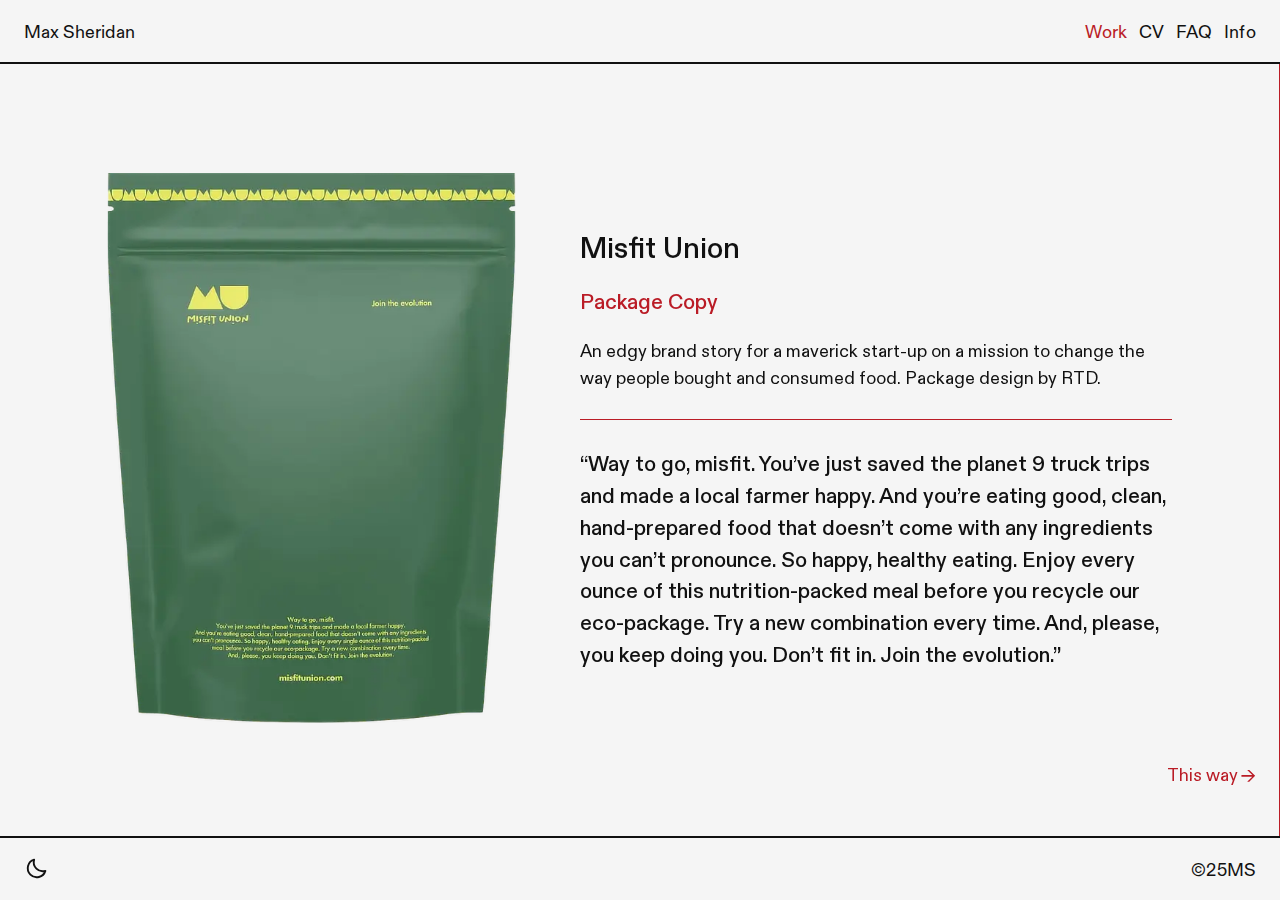
<file: index.html>
<!DOCTYPE html>
<html lang="en-US" data-force-color-mode="light">
    <head>
        <meta charset="utf-8">
        <meta http-equiv="X-UA-Compatible" content="IE=edge">
        <meta name="viewport" content="width=device-width, initial-scale=1, interactive-widget=resizes-content">
        <meta name="color-scheme" content="dark light">
        <meta name="format-detection" content="telephone=no">
        <link rel="preload" href="/assets/images/misfit_union.webp" as="image">
        <link rel="preload" href="/assets/type/ABC_Diatype_Medium.woff2" as="font" type="font/woff2" crossorigin>
        <link rel="preload" href="/assets/type/ABC_Diatype.woff2" as="font" type="font/woff2" crossorigin>
        <link rel="stylesheet" href="/global.css" as="text/css">
        <link rel="icon" sizes="32x32" href="/favicon.ico" type="image/x-icon">
        <link rel="icon" sizes="any" href="/favicon.svg" type="image/svg+xml">
        <link rel="apple-touch-icon" href="/assets/icons/apple_touch_icon.png" type="image/png">
        <link rel="manifest" href="/manifest.json" type="application/json">
        <link rel="canonical" href="https://creative.maxsheridan.com">
        <title>Max Sheridan</title>
        <meta name="description" content="Story-driven copywriting for web and print.">
        <meta name="thumbnail" content="https://creative.maxsheridan.com/assets/graphics/share.webp">
        <meta property="og:site_name" content="creative.maxsheridan.com">
        <meta property="og:title" content="Max Sheridan">
        <meta property="og:type" content="website">
        <meta property="og:url" content="https://creative.maxsheridan.com">
        <meta property="og:image" content="https://creative.maxsheridan.com/assets/graphics/share.webp">
        <meta property="og:image:type" content="image/webp">
        <meta property="og:image:width" content="720">
        <meta property="og:image:height" content="720">
    </head>
    <body>
        <header>
            <nav class="title">
                <a href="#" onclick="resetToHome(); return false;" aria-label="Home sweet home">Max Sheridan</a>
            </nav>
            <nav class="links">
                <button onclick="openModal('workModal')" aria-label="Open work">Work</button>
                <button onclick="openModal('cvModal')" aria-label="Open cv">CV</button>
                <button onclick="openModal('faqModal')" aria-label="Open faq">FAQ</button>
                <button onclick="openModal('infoModal')" aria-label="Open info">Info</button>
            </nav>
        </header>
            <main>
                <div id="workModal" class="modal scroll"><style>#workModal .text {max-width:37rem}#centerfield a{border-bottom:var(--accent-color)}.image{padding:0 4rem 0 0}img.portrait{width:auto;max-width:100%;height:auto;max-height:550px}img.landscape{width:auto;max-width:100%;height:auto;max-height:500px}.controls{display:flex;align-items:center;margin-top:.5rem}.play-pause{display:flex;align-items:center;justify-content:center;width:22px;height:22px;margin-right:.5rem;padding:0;border:0;border-radius:50%;background-color:var(--accent-color);cursor:pointer}.play-pause .icon{width:75%;height:75%}.play-pause.play .icon polygon{fill:var(--background-color)}.play-pause.pause .icon rect{fill:var(--background-color)}.progress{position:relative;flex:1;height:2px;background-color:lightgray;cursor:pointer}.progress-filled{width:0%;height:100%;background-color:var(--accent-color)}.progress input{position:absolute;top:-.45rem;width:100%;height:16px;margin:0;border:0;background:#fff0;-webkit-appearance:none;-moz-appearance:none;appearance:none;cursor:auto;}.progress input::-webkit-slider-thumb{width:10px;height:10px;margin:0;border:0;border-radius:50%;background-color:var(--accent-color);-webkit-appearance:none;appearance:none;cursor:pointer}.progress input::-moz-range-thumb{width:10px;height:10px;margin:0;border:0;border-radius:50%;background-color:var(--accent-color);cursor:pointer;-moz-appearance:none;appearance:none;cursor:pointer}@media screen and (max-width:1024px){.text,.image{padding:0}img.portrait,img.landscape,.video-player{max-width:100%;min-width:unset!important;margin:0 0 2rem 0}}</style>
                    <div class="modal-inner">
                        <section class="section" id="misfit-union">
                            <div class="section-inner">
                                <div class="image">
                                    <img class="portrait" src="assets/images/misfit_union.webp" alt="Yellow on green Misfit Union Doypack (pouch)" width="558" height="750" loading="eager" fetchpriority="high">
                                </div>
                                <div class="text">
                                    <div class="description">
                                        <h1>
                                            Misfit Union
                                        </h1>
                                        <h2>
                                            Package Copy
                                        </h2>
                                        <p>
                                            An edgy brand story for a maverick start-up on a mission to change the way people bought and consumed food. Package design by RTD.
                                        </p>
                                        <hr>
                                    </div>    
                                    <div class="quote">
                                        <h3>
                                            “Way to go, misfit. You’ve just saved the planet 9 truck trips and made a local farmer happy. And you’re eating good, clean, hand-prepared food that doesn’t come with any ingredients you can’t pronounce. So happy, healthy eating. Enjoy every ounce of this nutrition-packed meal before you recycle our eco-package. Try a new combi­nation every time. And, please, you keep doing you. Don’t fit in. Join the evolution.”
                                        </h3>
                                    </div>
                                </div>
                                <div class="scroll-cue">
                                    <p>
                                        This way&#8201;<svg class="scroll-arrow" width="100%" height="100%" viewBox="0 0 16 13" xmlns="http://www.w3.org/2000/svg" xml:space="preserve" fill-rule="evenodd" clip-rule="evenodd" stroke-linejoin="round" stroke-miterlimit="2"><path d="M7.48 12.2h2.14l6.15-6.1L9.6 0H7.5l5.3 5.3H1.5v1.62h11.27z" fill="var(--accent-color)"/></svg>
                                    </p>
                                </div>
                            </div> 
                        </section>
                        <section class="section" id="tekton">
                            <div class="section-inner">
                                <div class="image">
                                    <div class="video-player">
                                        <video src="assets/video/code_free_algotrading.mp4" poster="/assets/images/tekton.webp" title="Code Free Algotrading Words by Max Sheridan" type="video/mp4">
                                        <track kind="captions" srclang="en" label="English" default>Your browser does not support the video tag. 
                                        </video>
                                        <div class="overlay">
                                            <img src="assets/images/tekton.webp" alt="Tekton video poster" width="800" height="456" loading="lazy">
                                        </div>
                                        <div class="controls">
                                        <button class="play-pause play" aria-label="Play video">
                                            <svg class="icon" viewBox="0 0 30 30">
                                                <polygon points="10,6.9 10,23.1 24,15" fill="currentColor"></polygon>
                                            </svg>
                                        </button>
                                        <div class="progress">
                                            <div class="progress-filled"></div>
                                                <input
                                                    type="range"
                                                    value="0"
                                                    max="100"
                                                    step="0.1"
                                                    aria-label="Progress"
                                                />
                                            </div>
                                        </div>
                                    </div>
                                </div>
                                <div class="text">
                                    <div class="description">
                                        <h1>
                                            Tekton
                                        </h1>
                                        <h2>
                                            Video Script
                                        </h2>
                                        <p>
                                            Making fiendishly difficult math simple and hip. The talented folks at Navajo Digital made this video from my script. Play it!
                                        </p>
                                    </div>     
                                </div>
                            </div> 
                        </section>
                        <section class="section" id="reforest-nicosia">
                            <div class="section-inner">
                                <div class="image">
                                    <img class="landscape" src="assets/images/reforest_nicosia.webp" alt="Reforest Nicosia website" width="900" height="675" loading="lazy">
                                </div>    
                                <div class="text">
                                    <div class="description">
                                        <h1>
                                            Reforest Nicosia
                                        </h1>
                                        <h2>
                                            Brand Voice
                                        </h2>
                                        <p>
                                            One part Don’t Look Up, three parts hard hope, Reforest Nicosia’s new brand voice (and its awesome new website) is kickstarting the fight against climate change in one of Europe’s least green capitals.
                                        </p>
                                    </div>    
                                    <hr>
                                    <div class="quote">
                                        <h3>
                                            “We’re Reforest Nicosia, a grassroots team of local organisers, environ&shy;mental experts, and community volunteers. We’ve planted over 10,000 trees in the wider Nicosia area so far. Our goal is to plant 300,000 — one tree for every resident of the city. (That’s you!) Join our effort to save the planet. Help us green Cyprus.”
                                        </h3>
                                    </div>
                                </div>
                            </div> 
                        </section>
                        <section class="section" id="medovie">
                            <div class="section-inner">
                                <div class="image">
                                    <img class="portrait" src="assets/images/medovie.webp" alt="Medovie copywriting samples" width="1300" height="1082" loading="lazy">
                                </div>
                                <div class="text">
                                    <div class="description">
                                        <h1>
                                            Medovie
                                        </h1>
                                        <h2>
                                            Copywriting
                                        </h2>
                                        <p>
                                            The story of a natural skincare company told from start to finish over four weeks and 400 cups of coffee. Deliverables ran the gamut: website and package copy, articles, user stories, social media, marketing emails, video scripts, and a ton of micro­copy.
                                        </p>
                                    </div>
                                </div>
                            </div> 
                        </section>
                        <section class="section" id="boc">
                            <div class="section-inner">
                                <div class="image">
                                    <img class="landscape" src="assets/images/boc.webp"  alt="Screens from Bank of Cyprus mobile app" width="1300" height="798" loading="lazy">
                                </div>
                                <div class="text">
                                    <div class="description">
                                        <h1>
                                            Bank of Cyprus
                                        </h1>
                                        <h2>
                                            UX Writing
                                        </h2>
                                        <p>
                                            A refresh of a popular banking app with oodles of micro­copy that needed a pin&shy;point user journey.
                                        </p>
                                    </div>
                                </div>
                            </div> 
                        </section>
                        <section class="section" id="becca-europe">
                            <div class="section-inner">
                                <div class="image">
                                    <img class="landscape" src="assets/images/becca_europe.webp" alt="BECCA Europe graphic featuring a cut-out of a female singer and text" width="800" height="810" loading="lazy">
                                </div>
                                <div class="text">
                                    <div class="description">
                                        <h1>
                                            BECCA Europe
                                        </h1>
                                        <h2>
                                            Creative Direction
                                        </h2>
                                        <p>
                                            A full rebrand of a leading creative arts funding consultancy with a focus on stories, not stats. Deliverables included visual identity, website design and copy, and newsletters. 
                                        </p>
                                    </div>
                                </div>
                            </div> 
                        </section>
                        <section class="section" id="wp-clone">
                            <div class="section-inner">
                                <div class="image">
                                    <img class="landscape" src="assets/images/wp_clone.webp" alt="Content from the WP Clone website" width="1300" height="920" loading="lazy">
                                </div>
                                <div class="text">
                                    <div class="description">
                                        <h1>
                                            WP Clone
                                        </h1>
                                        <h2>
                                            Website Writing
                                        </h2>
                                        <p>
                                            Helping an SaaS start-up with a highly technical audience get their selling points across without sounding like an IT manual.
                                        </p>
                                    </div>
                                    <hr>
                                    <div class="quote">
                                        <h3>“Sock-rocking WordPress management bundles that will make your wallet happy.”</h3>
                                    </div>
                                </div>
                            </div>
                        </section>
                        <section class="section" id="centerfield">
                            <div class="section-inner">
                                <div class="image">
                                    <img class="landscape" src="assets/images/longform.webp" alt="Photo illustration of influencers sitting on a huge mobile phone accumulating likes" width="800" height="600" loading="lazy"> 
                                </div>                 
                                <div class="text">
                                    <div class="description">
                                        <h1>
                                            Centerfield Media
                                        </h1>
                                        <h2>
                                            Content Writing
                                        </h2>
                                        <div style="margin-bottom: 1.5rem;">
                                            <p>
                                                I’ve written a lot of stories over the years, under my own name and as a ghost&shy;writer. Here are a few links to my latest work at Centerfield Media. Read more of my work at&#32;<a href="https://medium.com/copy-cat" target="_blank">Copy Cat</a>. (The little 👻 means I wrote it but you won’t see my name on it.)
                                            </p>
                                        </div>
                                        <div>
                                            <ul>
                                                <li>
                                                    <a href="https://www.safehome.org/home-security-cameras/turn-old-phone-into-security-camera/" target="_blank">How to Turn Your Old Phone Into a Home Security Camera&#32;<svg class="arrow-up-rgt" width="100%" height="100%" viewBox="0 0 173 172" xmlns="http://www.w3.org/2000/svg" xml:space="preserve" fill-rule="evenodd" clip-rule="evenodd" stroke-linejoin="round" stroke-miterlimit="2"><path d="M17.112 172 150.463 39.238v110.34l21.832-21.832V0H43.96L22.127 21.537h111.225L0 155.183z" fill="var(--primary-color)"/></svg>
                                                    </a>
                                                </li>
                                                <li>
                                                    <a href="https://longform.maxsheridan.com/tech/porch-pirates" target="_blank">Is Your Home a Magnet for Porch Pirates?&#32;<svg class="arrow-up-rgt" width="100%" height="100%" viewBox="0 0 173 172" xmlns="http://www.w3.org/2000/svg" xml:space="preserve" fill-rule="evenodd" clip-rule="evenodd" stroke-linejoin="round" stroke-miterlimit="2"><path d="M17.112 172 150.463 39.238v110.34l21.832-21.832V0H43.96L22.127 21.537h111.225L0 155.183z" fill="var(--primary-color)"/></svg>
                                                    </a>
                                                </li>
                                                <li>
                                                    <a href="https://longform.maxsheridan.com/tech/parental-controls" target="_blank">Her 6-Year-Old Spent $16,000 in the App Store&#32;<svg class="arrow-up-rgt" width="100%" height="100%" viewBox="0 0 173 172" xmlns="http://www.w3.org/2000/svg" xml:space="preserve" fill-rule="evenodd" clip-rule="evenodd" stroke-linejoin="round" stroke-miterlimit="2"><path d="M17.112 172 150.463 39.238v110.34l21.832-21.832V0H43.96L22.127 21.537h111.225L0 155.183z" fill="var(--primary-color)"/></svg>
                                                    </a>
                                                </li>
                                                <li>
                                                    <a href="https://longform.maxsheridan.com/tech/holiday-scams" target="_blank">Twas the Night Before Christmas and the Cybercriminals Were Stirring&#32;<svg class="arrow-up-rgt" width="100%" height="100%" viewBox="0 0 173 172" xmlns="http://www.w3.org/2000/svg" xml:space="preserve" fill-rule="evenodd" clip-rule="evenodd" stroke-linejoin="round" stroke-miterlimit="2"><path d="M17.112 172 150.463 39.238v110.34l21.832-21.832V0H43.96L22.127 21.537h111.225L0 155.183z" fill="var(--primary-color)"/></svg>
                                                    </a>
                                                </li>
                                                <li>
                                                    <a href="https://www.safehome.org/news/celebrity-home-security-systems/" target="_blank">These Celebrity Home Security Systems Will Blow Your Mind 👻&#32;<svg class="arrow-up-rgt" width="100%" height="100%" viewBox="0 0 173 172" xmlns="http://www.w3.org/2000/svg" xml:space="preserve" fill-rule="evenodd" clip-rule="evenodd" stroke-linejoin="round" stroke-miterlimit="2"><path d="M17.112 172 150.463 39.238v110.34l21.832-21.832V0H43.96L22.127 21.537h111.225L0 155.183z" fill="var(--primary-color)"/></svg>
                                                    </a>
                                                </li>
                                            </ul>
                                        </div>
                                    </div>
                                </div>
                            </section>
                            <section class="section" id="contact">
                                <div class="section-inner description">
                                    <div class="description" style="text-align: center;">
                                        <span>
                                            <h1>
                                                Contact
                                            </h1>
                                        </span>
                                        <p style="text-decoration: none;">
                                            max@maxsheridan.com
                                        </p>
                                        <p style="text-decoration: none;">
                                            +357 96440814
                                        </p>
                                    </div>
                                </div>
                            </section>
                        </div>
                    </div>
                </div>
            </div>   
            <div id="cvModal" class="modal scroll" style="display:none;"><style>#cvModal.section-inner{display:flex;justify-content:center;align-items:center;padding:0 3.5rem}.row{display:flex;padding:0 3rem}#cvModal .description{flex:.5;max-width:39rem}@media only screen and (min-width:1025px){.row .description:first-child{padding:0 3.5rem 0 0}.row .description:last-child{padding:0 0 0 3.5rem}.hr-mobile{display:none}}span{font-family:var(--heading-font);font-size:clamp(1rem,4vw,1.1rem);font-weight:500;line-height:1.5;color:var(--primary-color)}#skills,#about-me{#two,#four{margin-top:2rem}}@media screen and (max-width:1024px){.row{flex-direction:column;padding:0}.hr-desktop{display:none}#skills,#about-me{#two,#three,#four{margin-top:2.25rem}}}</style>
                <div class="modal-inner">
                    <section class="section">
                        <div class="section-inner">
                            <div class="content">
                                <div class="row title">
                                    <div class="title">
                                        <h1>Work</h1>
                                    </div>
                                </div>    
                                <div class="row">
                                    <div class="description">
                                        <div>
                                            <span>
                                                2020-Present
                                            </span>
                                            <h2>
                                                Writer&#32;<svg class="arrow-rgt" width="100%" height="100%" viewBox="0 0 16 13" xmlns="http://www.w3.org/2000/svg" xml:space="preserve" fill-rule="evenodd" clip-rule="evenodd" stroke-linejoin="round" stroke-miterlimit="2"><path d="M7.48 12.2h2.14l6.15-6.1L9.6 0H7.5l5.3 5.3H1.5v1.62h11.27z" fill="var(--accent-color)"/></svg>&#32;Centerfield Media
                                            </h2>
                                            <p>
                                                I’ve worked across Centerfield’s verticals writing news pieces, buyer’s guides, and product reviews on home security, consumer tech, and digital privacy. My writing is heavily SEO-focused, but I’ve also had the creative leeway to pitch, research, and develop a number of deep dives and buzzier pieces on my own.
                                            </p>
                                        </div>
                                        <hr>
                                        <div>
                                            <span>
                                                2016-2022
                                            </span>
                                            <h2>
                                                Creative Director&#32;<svg class="arrow-rgt" width="100%" height="100%" viewBox="0 0 16 13" xmlns="http://www.w3.org/2000/svg" xml:space="preserve" fill-rule="evenodd" clip-rule="evenodd" stroke-linejoin="round" stroke-miterlimit="2"><path d="M7.48 12.2h2.14l6.15-6.1L9.6 0H7.5l5.3 5.3H1.5v1.62h11.27z" fill="var(--accent-color)"/></svg>&#32;Storyline Creatives
                                            </h2>
                                        </div>
                                        <div>
                                            <p>
                                                At Storyline, my job was to discover ideas and voices that resonated with audiences and turn them into stories that defined the brands I wrote about. I helped small-to-medium-sized businesses — and bigger names like Bank of Cyprus, JCC Payment Systems,  Cobalt Aero, and Ancoria Insurance — tell their stories across their marketing channel
                                            </p>
                                        </div>
                                        <hr class="hr-mobile">
                                    </div>
                                    <div class="description">
                                        <div>
                                            <span>
                                                2015-2020
                                            </span>
                                            <h2>
                                                Director&#32;<svg class="arrow-rgt" width="100%" height="100%" viewBox="0 0 16 13" xmlns="http://www.w3.org/2000/svg" xml:space="preserve" fill-rule="evenodd" clip-rule="evenodd" stroke-linejoin="round" stroke-miterlimit="2"><path d="M7.48 12.2h2.14l6.15-6.1L9.6 0H7.5l5.3 5.3H1.5v1.62h11.27z" fill="var(--accent-color)"/></svg>&#32;Write CY
                                            </h2>
                                            <p>
                                                Write CY was a Nicosia-based creative writing space where aspiring and established writers and story­tellers gathered to develop their craft and share it with the community. Apart from founding and directing the center, I also taught short story writing, live storytelling, and creative blogging, and managed its digital presence.
                                            </p>
                                        </div>
                                        <hr>
                                        <div>
                                            <span>
                                                2005-Present
                                            </span>
                                            <h2>
                                                Creative Writer
                                            </h2>
                                            <p>When I’m not writing copy, I write fiction and journalism. I’ve published over 40 short stories and articles, and two novels —&#32;<span style="font-family: var(--heading-font);">Dillo</span>&#32;(Down and Out Books, 2018) and&#32;<span style="font-family: var(--heading-font);">God’s Speedboat</span>&#32;(Outcast Press, 2023).</p>
                                        </div>
                                    </div>
                                </div>
                            </div>
                        </div>
                        <div class="scroll-cue">
                            <p>
                                This way&#8201;<svg class="scroll-arrow" width="100%" height="100%" viewBox="0 0 16 13" xmlns="http://www.w3.org/2000/svg" xml:space="preserve" fill-rule="evenodd" clip-rule="evenodd" stroke-linejoin="round" stroke-miterlimit="2"><path d="M7.48 12.2h2.14l6.15-6.1L9.6 0H7.5l5.3 5.3H1.5v1.62h11.27z" fill="var(--accent-color)"/></svg>
                            </p>
                        </div> 
                    </section>
                    <section id="skills" class="section">
                        <div class="section-inner">
                            <div class="content">
                                <div class="row title">
                                    <div class="title">
                                        <h1>Skills</h1>
                                    </div>
                                </div>    
                                <div class="row">
                                    <div class="description">
                                        <div id="one">
                                            <h2>
                                                Content and UX Writing
                                            </h2>
                                            <p>
                                                I’m really good at hooking readers with snappy, absorbing content at any length, in any style. I have a soft spot for writing articles and websites, but I’m just as at home with marketing emails, video scripts, product copy, Google ads, and more. (That “more” includes SEO titles and descriptions.)
                                            </p>
                                        </div>
                                        <div id="two">
                                            <h2>
                                                Creative Direction
                                            </h2>
                                            <p>
                                                I love coming up with memorable ideas that can spark marketing and content cam­paigns, and even brand identities. And I love working with passionate teams to make those ideas happen.
                                            </p>
                                        </div>
                                    </div>
                                    <div class="description">
                                        <div id="three">
                                            <h2>
                                                Storytelling
                                            </h2>
                                            <p>
                                                My background is in fiction and journalism, so telling company stories is second nature. I also teach creative writing and have written extensively about story&shy;telling for the web, which comes in very handy when I need to communicate my creative choices to the teams I work with.
                                            </p>
                                        </div>
                                        <div id="four">
                                            <h2>
                                                Visual Thinking
                                            </h2>
                                            <p>
                                                I’m fluent in Adobe Illustrator and Photoshop (and now Affinity Designer and Photo), which I use to create professional photo illustrations and collages for my work. I’m also a website designer, and occasionally have the chance to design the websites I write. All of which is to say that I never write a word without imagining how it will look on the page.
                                            </p>
                                        </div>
                                    </div>
                                </div>
                            </div>
                        </div> 
                    </section>
                    <section id="about-me" class="section">
                        <div class="section-inner">
                            <div class="content">
                                <div class="row title">
                                    <div class="title">
                                        <h1>About me</h1>
                                    </div>
                                </div>    
                                <div class="row">
                                    <div class="description">
                                        <div id="one">
                                            <h2>
                                                Languages
                                            </h2>
                                            <p>
                                                English ■■■■■■■■■■ Native
                                            </p>
                                            <p>
                                                Greek ■■■■■■■□□□ 70%
                                            </p>
                                        </div>
                                        <div id="two">
                                            <h2>
                                                Education
                                            </h2>
                                            <p>
                                                MA in Classics, University of Illinois at Urbana-Champaign, U.S.
                                            </p>
                                            <p>
                                                BA in Classics, University of Virginia at Charlottesville, U.S.
                                            </p>
                                        </div>
                                    </div>
                                    <div class="description">
                                        <div id="three">
                                            <h2>
                                                Availability
                                            </h2>
                                            <p>
                                                I’m based in Europe (GMT+2), but I write for people and businesses around the world. I’m available for projects, contract work, or long-term collaborations.
                                            </p>
                                        </div>
                                        <div id="four">
                                            <h2>
                                                After Hours
                                            </h2>
                                            <p>
                                                I have an unhealthy obssession with typography that I blame on director Gary Hustwit, whose awesome documentary&#32;<span style="font-family:var(--heading-font)">Helvetica</span>&#32;really got me thinking about type. I play the guitar, make a mean sweet potato and black bean chili, and love (love!) bad Nic Cage movies.
                                            </p>
                                        </div>
                                    </div>
                                </div>
                            </div>
                        </div> 
                    </section>
                    <section id="contact" class="section">
                        <div class="section-inner description">
                            <div class="description" style="text-align: center;">
                                <span>
                                    <h1>
                                        Contact
                                    </h1>
                                </span>
                                <p style="text-decoration: none;">
                                    max@maxsheridan.com
                                </p>
                                <p style="text-decoration: none;">
                                    +357 96440814
                                </p>
                            </div>
                        </div>
                    </section>
                </div>
            </div>
            <div id="faqModal" class="modal scroll" style="display:none;"><style>#faqModal .section{width:45%}#faqModal .text{max-width:35rem;height:130px;margin:0 auto}@media screen and (max-width:1024px){#faqModal .section{border-bottom:1px solid var(--accent-color)}#faqModal .text{height:unset}}</style>
                <div class="modal-inner">
                    <section class="section">
                        <div class="section-inner">
                            <div class="text">
                                <h1>
                                    Why should I work with you?
                                </h1>
                                <p>
                                    Remember the last thing you read on the web that just blew you away? I can give you a voice like that. I’m also good with layout and design, so your content will look great, too.
                                </p>
                            </div>
                        </div> 
                    </section>
                    <section class="section">
                        <div class="section-inner">
                            <div class="text">
                                <h1>
                                    How much do you charge?
                                </h1>
                                <p>
                                    As much as this sounds like a cliché, every project is unique, so we can’t talk numbers untill I’ve done a little scoping. But I can, and will, give you an upfront quote before we begin.
                                </p>
                            </div>
                        </div> 
                    </section>
                    <section class="section">
                        <div class="section-inner">
                            <div class="text">
                                <h1>
                                    Is there anything you don’t write?
                                </h1>
                                <p>
                                    I’ve never written a ransom note, a horo&shy;scope, or a Dear John letter. Every­thing else is fair game.&#32;😬
                                </p>
                            </div>
                        </div> 
                    </section>
                    <section class="section">
                        <div class="section-inner">
                            <div class="text">
                                <h1>
                                    What’s your revision policy?
                                </h1>
                                <p>
                                    You get two rounds of revisions on any content I deliver. That’s usually all it takes to get it right. If your project is different, we can work some&shy;thing out.
                                </p>
                            </div>
                        </div> 
                    </section>
                    <section class="section">
                        <div class="section-inner">
                            <div class="text">
                                <h1>
                                    Are you good with SEO?
                                </h1>
                                <p>
                                    Yes! I’m really good with on-page search engine optimization, meta descrip&shy;tions and titles included. So you can stop flush­ing your money away on Google ads.&#32;🎉
                                </p>
                            </div>
                        </div> 
                    </section>
                    <section class="section">
                        <div class="section-inner">
                            <div class="text">
                                <h1>
                                    Will you work with my designer?
                                </h1>
                                <p>
                                    Absolutely. Great writing can’t shine without great design, so working with your team is a lot better for both of us than just dumping a bunch of copy in their laps.
                                </p>
                            </div>
                        </div> 
                    </section>
                    <section class="section" id="contact">
                        <div class="section-inner description">
                            <div class="description" style="text-align: center;">
                                <span>
                                    <h1>
                                        Contact
                                    </h1>
                                </span>
                                <p style="text-decoration: none;">
                                    max@maxsheridan.com
                                </p>
                                <p style="text-decoration: none;">
                                    +357 96440814
                                </p>
                            </div>
                        </div>
                    </section>
                </div>
            </div>
            <div id="infoModal" class="modal" style="display:none;"><style>#infoModal .modal-inner{display:flex;justify-content:center;align-items:center;min-height:100dvh;padding:8rem 1rem}.text{max-width:36rem}@media only screen and (max-width:768px){#infoModal .modal-inner{display:block}}</style>
                <div class="modal-inner">
                    <div class="text">
                        <h1>
                            About
                        </h1>
                        <p>
                            I’m a copy&hairsp;/&hairsp;content writer with a background in creative writing and long&shy;form journalism, so turning messages into compelling stories is what I do best. I’m the co-founder of Storyline Creatives, a boutique writing agency that specialized in story-driven content, and a freelance writer with over 15 years’ experience developing copy and editorial content for print and web media across the globe. I work with people and businesses that want to sound as good as they look.   
                        </p>
                        <hr>
                        <p style="text-decoration: none;">
                            <span style="font-family:var(--heading-font);">Contact:</span>&#32;max@maxsheridan.com
                        </p>
                        <hr>
                        <p>
                            <span style="font-family: var(--heading-font);">Site info:</span>&#32;This site is proudly hand coded 💪 and hosted on GitHub. Type is Diatype by Dinamo.
                        </p>
                    </div>
                </div>
            </div>
        </main>
        <footer>
            <div id="acme-all-purpose-theme-toggle-wrapper">
                <label id="theme-o-matic">
                    <svg class="inline-graphic toggle-thingy moon" xmlns="http://www.w3.org/2000/svg" width="100%" height="100%" viewBox="0 0 256 256">
                        <path fill="none" d="M0 0h256v256H0z"/>
                        <path d="M108.11 28.11a96.09 96.09 0 0 0 119.78 119.78A96 96 0 1 1 108.11 28.11" fill="none" stroke="var(--primary-color)" stroke-linecap="round" stroke-linejoin="round" stroke-width="20"/>
                    </svg>
                    <svg class="inline-graphic toggle-thingy sun" xmlns="http://www.w3.org/2000/svg" width="100%" height="100%" viewBox="0 0 256 256">
                        <path fill="none" d="M0 0h256v256H0z"/>
                        <path fill="none" stroke="var(--primary-color)" stroke-linecap="round" stroke-linejoin="round" stroke-width="20" d="M128 40V16"/>
                        <circle cx="128" cy="128" r="56" fill="none" stroke="var(--primary-color)" stroke-linecap="round" stroke-linejoin="round" stroke-width="20"/>
                        <path fill="none" stroke="var(--primary-color)" stroke-linecap="round" stroke-linejoin="round" stroke-width="20" d="M64 64 48 48m16 144-16 16M192 64l16-16m-16 144 16 16M40 128H16m112 88v24m88-112h24"/>
                    </svg>
                </label>
            </div>
            <div class="copyright">
                <p>©25MS
                </p>
            </div>
        </footer>
        <script type="application/ld+json">
            {
                "@context": "https://schema.org",
                "@type": "WebPage",
                "name": "Max Sheridan",
                "description": "Story-driven copywriting & content.",
                "url": "https://creative.maxsheridan.com"
            }
        </script>
        <script>const setColorMode=(mode)=>{document.documentElement.setAttribute('data-force-color-mode',mode)};const applyDarkModeOnLoad=()=>{setColorMode('light')};window.addEventListener('DOMContentLoaded',applyDarkModeOnLoad);window.addEventListener('pageshow',()=>{setTimeout(()=>{applyDarkModeOnLoad()},0)});document.querySelector('#theme-o-matic').addEventListener('click',()=>{const currentMode=document.documentElement.getAttribute('data-force-color-mode')||'light';const newMode=currentMode==='light'?'dark':'light';setColorMode(newMode)});</script>
        <script>document.addEventListener("DOMContentLoaded",function(){function resetVideoPlayers(){document.querySelectorAll(".video-player").forEach((videoPlayer)=>{const video=videoPlayer.querySelector("video");const overlay=videoPlayer.querySelector(".overlay");video.pause();video.currentTime=0;overlay.style.opacity=1})}function updateActiveState(modalId){document.querySelectorAll("button, a").forEach(el=>el.classList.remove("active"));document.querySelectorAll(`button[onclick="openModal('${modalId}')"], a[onclick="openModal('${modalId}')"]`).forEach(el=>el.classList.add("active"))}window.openModal=function(modalId){const modalContent=document.getElementById(modalId);if(modalContent&&getComputedStyle(modalContent).display==='block'){return}document.querySelectorAll('.modal').forEach(modal=>modal.style.display='none');if(modalContent){modalContent.style.display='block'}resetVideoPlayers();updateActiveState(modalId);if(window.location.hash!==`#${modalId.replace("Modal", "")}`){window.location.hash=modalId.replace("Modal","")}if(modalContent&&modalContent.classList.contains('modal')&&modalContent.classList.contains('scroll')){modalContent.scrollTop=0;modalContent.scrollLeft=0}};window.addEventListener('hashchange',function(){const hash=window.location.hash.replace('#','');if(hash&&document.getElementById(`${hash}Modal`)){openModal(`${hash}Modal`)}else{resetToHome()}});window.resetToHome=function(){const workModal=document.getElementById('workModal');if(workModal&&getComputedStyle(workModal).display==='block'){return}document.querySelectorAll('.modal').forEach(modal=>modal.style.display='none');if(workModal){workModal.style.display='block'}document.querySelectorAll("button, a").forEach(el=>el.classList.remove("active"));const workButton=document.querySelector('button[onclick="openModal(\'workModal\')"]');if(workButton){workButton.classList.add('active')}document.querySelectorAll('.modal.scroll').forEach(modal=>{modal.scrollTop=0;modal.scrollLeft=0});history.replaceState(null,null,window.location.pathname)};const hash=window.location.hash.replace('#','');if(hash&&document.getElementById(`${hash}Modal`)){openModal(`${hash}Modal`)}else{resetToHome()}});document.addEventListener("DOMContentLoaded",function(){const workButton=document.querySelector('button[onclick="openModal(\'workModal\')"]');if(workButton){workButton.classList.add('active')}resetToHome()})</script>
        <script>const modals=document.querySelectorAll(".modal");modals.forEach((scrollContainer)=>{scrollContainer.addEventListener("wheel",(evt)=>{evt.preventDefault();const deltaY=evt.deltaY;if(window.innerWidth>1024){scrollContainer.scrollLeft+=deltaY}else{scrollContainer.scrollTop+=deltaY}})})</script>
        <script>document.addEventListener("DOMContentLoaded",()=>{const updatePlayPauseButton=(playPause,isPlaying)=>{playPause.className=isPlaying?"play-pause pause":"play-pause play";playPause.innerHTML=isPlaying?`<svg class="icon" viewBox="0 0 30 30"><rect x="10" y="8" width="3" height="14"></rect><rect x="17" y="8" width="3" height="14"></rect></svg>`:`<svg class="icon" viewBox="0 0 30 30"><polygon points="10,6.9 10,23.1 24,15"></polygon></svg>`};const toggleOverlay=(overlay,isVisible)=>{overlay.style.opacity=isVisible?1:0};const resetVideoPlayers=()=>{document.querySelectorAll(".video-player").forEach((e)=>{const video=e.querySelector("video");const playPause=e.querySelector(".play-pause");const progress=e.querySelector(".progress input");const progressFill=e.querySelector(".progress-filled");const overlay=e.querySelector(".overlay");video.pause();video.currentTime=0;updatePlayPauseButton(playPause,!1);progressFill.style.width="0%";progress.value=0;toggleOverlay(overlay,!0)})};document.querySelectorAll(".video-player").forEach(videoPlayer=>{const video=videoPlayer.querySelector("video");const playPause=videoPlayer.querySelector(".play-pause");const progress=videoPlayer.querySelector(".progress input");const progressFill=videoPlayer.querySelector(".progress-filled");const overlay=videoPlayer.querySelector(".overlay");playPause.addEventListener("click",()=>{if(video.paused){document.querySelectorAll("video").forEach(v=>v!==video&&v.pause());video.play();toggleOverlay(overlay,!1)}else{video.pause();toggleOverlay(overlay,!1)}});video.addEventListener("play",()=>{updatePlayPauseButton(playPause,!0);toggleOverlay(overlay,!1)});video.addEventListener("pause",()=>{updatePlayPauseButton(playPause,!1);toggleOverlay(overlay,!1)});video.addEventListener("timeupdate",()=>{const percentage=(video.currentTime/video.duration)*100||0;progressFill.style.width=`${percentage}%`;progress.value=percentage});progress.addEventListener("input",()=>{video.currentTime=(progress.value/100)*video.duration})});window.addEventListener("pageshow",resetVideoPlayers)})</script>
    </body>
</html>
</file>
<file: global.css>
@font-face {
    font-family: 'ABC Diatype';
    src: url('/assets/type/ABC_Diatype.woff2') format('woff2');
    font-weight: 400;
    font-style: normal;
    font-display: swap
}

@font-face {
    font-family: 'ABC Diatype Medium';
    src: url('/assets/type/ABC_Diatype_Medium.woff2') format('woff2');
    font-weight: 500;
    font-style: normal;
    font-display: swap
}

* {
    margin: 0;
    padding: 0;
    border: 0;
    outline: none;
    box-sizing: border-box;
    background: none;
    overscroll-behavior: none;
    scrollbar-width: none
}

:root {
    --body-font: 'ABC Diatype', Helvetica, Arial, sans-serif;
    --body-font-size: clamp(1.078rem, 3vw, 1.125rem);
    --heading-font: 'ABC Diatype Medium', Helvetica, Arial, sans-serif;
}

:root,:root[data-force-color-mode="light"] {
    --primary-color: #111;
    --accent-color: #BA1C26;
    --background-color: whitesmoke
}

@media (prefers-color-scheme: dark) {
    :root {
        --primary-color: whitesmoke;
        --accent-color: #FE7B6C;
        --background-color: #111
    }
}

:root[data-force-color-mode="dark"] {
    --primary-color: whitesmoke;
    --accent-color: #FE7B6C;
    --background-color: #111
}

html {
    font-size: 16px
}

body {
    position: fixed;
    top: 0;
    left: 0;
    width: 100%;
    height: 100dvh;
    color: var(--primary-color);
    background-color: var(--background-color)
}

header {
    display: flex;
    flex-direction: row;
    position: fixed;
    left: 0;
    top: 0;
    z-index: 10;
    width: 100%;
    height: 4rem;
    padding-left: clamp(1rem, 3vw, 1.5rem);
    padding-right: clamp(1rem, 3vw, 1.5rem);
    border-bottom: 2px solid var(--primary-color);
    font-family: var(--body-font);
    font-size: var(--body-font-size);
    font-weight: 400;
    line-height: 1.5;
    color: var(--primary-color);
    background-color: var(--background-color)
}

nav.title {
    display: flex;
    flex: .4;
    justify-content: flex-start;
    align-items: center;
    position: relative
}

.links {
    display: flex;
    flex: .6;
    justify-content: flex-end;
    align-items: center;
    position: relative
}

.links button:nth-child(n+2) {
    margin-left: .75rem
}

nav button.active {
    color: var(--accent-color);
}

@media (hover:hover) and (pointer:fine) {
    nav button:hover, nav.title a:hover {
        color: var(--accent-color)
    }
}

.modal {
    position:absolute;
    top:0;
    left:0;
    min-width:100%;
    height:100%;
    overflow-x: scroll;
    -webkit-overflow-scrolling:touch
}

.modal-inner {
    display:flex;
    justify-content:start;
    position:absolute;
    top:0;
    left:0;
    width:100vw;
    height:100%
}

.section {
    display:flex;
    flex:none;
    justify-content:center;
    align-items:center;
    position:relative;
    width:100%;
    min-height:100vh;
    min-height:100dvh;
    margin:auto 0;
    padding:8rem 3.5rem;
    border-right:1px solid var(--accent-color)
}

.section:last-of-type {
    border:none
}

.section-inner {
    display:flex;
    justify-content:center;
    align-items:center
}

video {
    position: relative;
    width:100%;
    max-width:650px;
    height:auto;
    object-fit:cover;
    aspect-ratio:16/9;
}

.video-player {
    position: relative;
    max-width:100%;
    margin:0;
    padding:1rem;
    border: 1px solid lightgrey;
    border-radius:.25rem;
    box-shadow:0 0 .25rem lightgrey;
    background:var(--background-color);
    -webkit-tap-highlight-color:transparent;
    outline:none;
    touch-action:manipulation;
}

.video-player .overlay {
    display: block;
    position: absolute;
    top: 0;
    left: 0;
    right: 0;
    bottom: 0;
    z-index: 1;
    opacity: 0;
    transition: opacity 0.2s ease;
    pointer-events: none;
}

.video-player .overlay.hidden {
    visibility: hidden;
}

.video-player .overlay img {
    width: 100%;
    height: auto;
    object-fit: cover;
    padding:1rem;
}

.scroll-cue {
    display:flex;
    justify-content:flex-end;
    position:absolute;
    bottom:12.5%;
    width:100vw;
    padding-right:1.5rem
}
    
.scroll-cue p {
    color:var(--accent-color)
}
    
.scroll-arrow {
    width:auto;
    height:12.5px;
    vertical-align:middle
}

.arrow-rgt {
    width:auto;
    height:clamp(13px,2vw,14px
    )
}
    
.arrow-up-rgt {
    width:auto;
    height:clamp(10.5px,2vw,11.5px)
}

p {
    font-family: var(--body-font);
    font-size: var(--body-font-size);
    font-weight: 400;
    line-height: 1.5;
    color: var(--primary-color)
}

a {
    color: var(--primary-color);
    text-decoration: none !important
}

li {
    font-family: var(--body-font);
    font-size: var(--body-font-size);
    list-style-type: none;
    margin: 1rem 0 0
}

p a,
li a {
    background-image: linear-gradient(transparent 80%, var(--accent-color) 80%);
    background-size: 100% 8px;
    background-repeat: repeat-x;
    background-position: 0 100%;
    padding-bottom: .15rem
}

h3 {
    font-family: var(--heading-font);
    font-size: clamp(1.2rem, 3vw, 1.33rem);
    font-weight: 500;
    line-height: 1.5;
    color: var(--primary-color)
}

h2 {
    font-family: var(--heading-font);
    font-size: clamp(1.26rem, 3vw, 1.33rem);
    font-weight: 500;
    line-height: 1.4;
    color: var(--accent-color);
    margin: 1.25rem 0 1.25rem 0
}

h1 {
    font-family: var(--heading-font);
    font-size: clamp(1.66rem, 4vw, 1.84rem);
    font-weight: 500;
    line-height: 1.3;
    color: var(--primary-color);
    margin: 0 0 1rem 0
}

span h1 {
    color: var(--accent-color)
}

button {
    font-family: var(--body-font);
    font-size: var(--body-font-size);
    color: var(--primary-color);
    background: none;
    cursor: pointer
}

hr {
    height: 1px;
    margin: 1.75rem 0;
    border: 0;
    background: var(--accent-color)
}

footer {
    display: flex;
    flex-direction: row;
    position: fixed;
    left: 0;
    bottom: 0;
    z-index: 10;
    width: 100%;
    height: 4rem;
    padding-left: clamp(1rem, 3vw, 1.5rem);
    padding-right: clamp(1rem, 3vw, 1.5rem);
    border-top: 2px solid var(--primary-color);
    font-family: var(--body-font);
    font-size: var(--body-font-size);
    font-weight: 400;
    line-height: 1.5;
    color: var(--primary-color);
    background-color: var(--background-color)
}

#acme-all-purpose-theme-toggle-wrapper {
    display: flex;
    justify-content: flex-start;
    align-items: center;
    position: relative;
    width: 70%
}

.toggle-thingy {
    width: 24px;
    height: 24px;
    cursor: pointer;
}

html[data-force-color-mode="dark"] {
    .moon {
        display: none;
    }
    .sun {
        display: block;
    }
}

html[data-force-color-mode="light"] {
    .moon {
        display: block;
    }
    .sun {
        display: none;
    }
}

.copyright {
    display: flex;
    justify-content: flex-end;
    align-items: center;
    position: relative;
    width: 30%
}

@media screen and (min-width: 1025px) and ((max-height: 768px) or ((max-height: 834px) and (hover: none))) {
    #workModal .modal-inner, #cvModal .modal-inner {
        display: none;
    }

    #workModal.modal::after, #cvModal.modal::after {
        display: flex;
        justify-content: center;
        align-items: center;
        position: fixed;
        top: 0;
        bottom: 0;
        width: 100vw;
        height: 100dvh;
        font-family: 'ABC Diatype', Helvetica, Arial, sans-serif;
        font-size: 1.5rem;
        font-weight: 400;
        font-style: normal;
        content: "🙀 Earth to Houston. This screen needs to be a little bigger.";
    }
}

@media screen and (max-width:1024px) {
    * {
        scrollbar-width: thin;
    }
    .modal-inner {
        display:block
    }
    .section {
        width:100% !important;
        min-height:0dvh;
        padding:4.5rem 1rem;
        border-bottom:2px solid var(--primary-color);
        border-right:none
    }
    .section:first-child {
        padding-top:8.5rem !important;
    }
    .section:last-child {
        padding-bottom:8.5rem !important;
    }    
    .section-inner {
        flex-direction:column;
        max-width: 36rem;
        padding:0
    }
    .toggle-thingy {
        width: 22px;
        height: 22px;
        cursor: pointer;
    }
    .scroll-cue {
        display:none
    }
}
</file>
